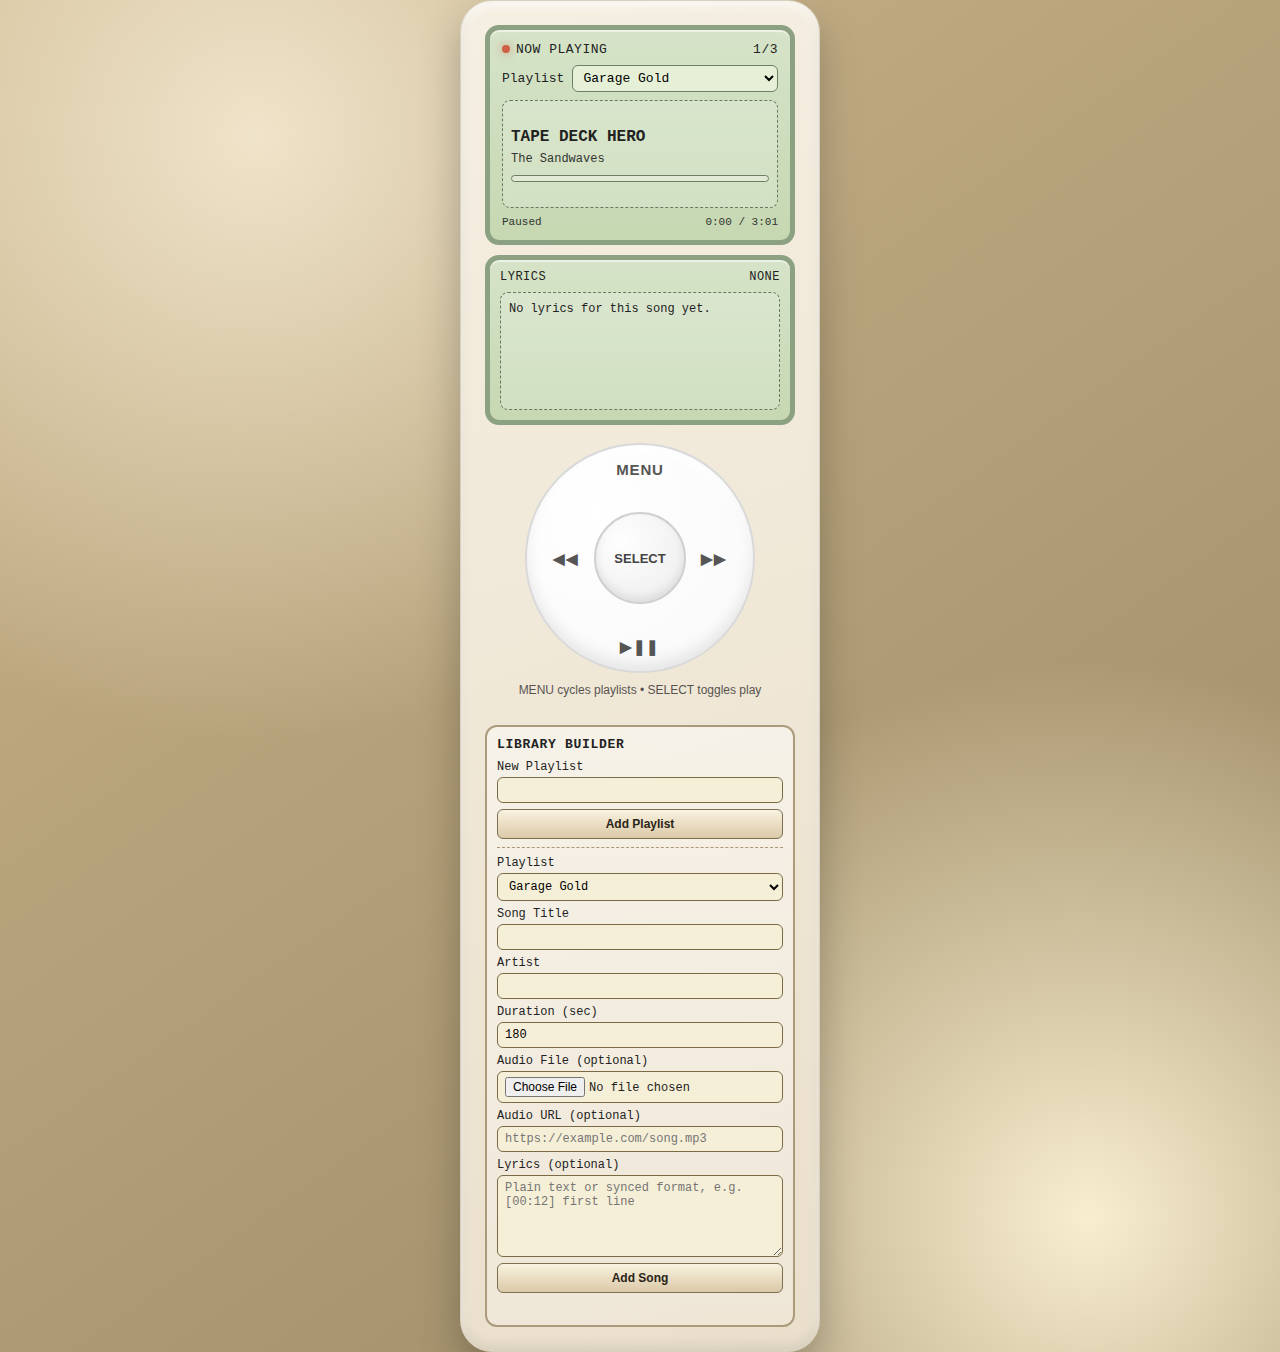
<file: index.html>
<!doctype html>
<html lang="en">
<head>
  <meta charset="UTF-8" />
  <meta name="viewport" content="width=device-width, initial-scale=1.0" />
  <title>Retro iPod Playlist</title>
  <link rel="stylesheet" href="styles.css" />
</head>
<body>
  <main class="ipod" aria-label="Retro iPod mockup">
    <section class="screen" aria-live="polite">
      <div class="top-row">
        <span><span class="status-dot"></span>Now Playing</span>
        <span id="track-num">1/1</span>
      </div>

      <div class="playlist-row">
        <label for="playlist">Playlist</label>
        <select id="playlist"></select>
      </div>

      <article class="track">
        <h2 id="title">-</h2>
        <p id="artist">-</p>
        <div class="meter"><div id="progress"></div></div>
      </article>

      <div class="footer">
        <span id="state">Paused</span>
        <span id="time">0:00</span>
      </div>
    </section>

    <section class="lyrics-screen" aria-live="polite" aria-label="Lyrics screen">
      <div class="lyrics-top-row">
        <span>Lyrics</span>
        <span id="lyrics-mode">No Track</span>
      </div>
      <div id="lyrics-panel" class="lyrics-panel">Pick a song to view lyrics.</div>
    </section>

    <div class="wheel-wrap">
      <div class="wheel" role="group" aria-label="iPod controls">
        <button class="wheel-btn menu" id="btn-menu" aria-label="Change playlist">MENU</button>
        <button class="wheel-btn prev" id="btn-prev" aria-label="Previous track">◀◀</button>
        <button class="wheel-btn next" id="btn-next" aria-label="Next track">▶▶</button>
        <button class="wheel-btn play" id="btn-play" aria-label="Play or pause">▶❚❚</button>
        <button class="center-btn" id="btn-center" aria-label="Toggle play">SELECT</button>
      </div>
      <p class="hint">MENU cycles playlists • SELECT toggles play</p>
    </div>

    <section class="library" aria-label="Library builder">
      <h3>Library Builder</h3>

      <form id="add-playlist-form" class="builder-form">
        <div class="field-row">
          <label for="new-playlist-name">New Playlist</label>
          <input id="new-playlist-name" name="new-playlist-name" type="text" maxlength="30" required />
        </div>
        <button type="submit">Add Playlist</button>
      </form>

      <form id="add-song-form" class="builder-form">
        <div class="field-row">
          <label for="song-playlist">Playlist</label>
          <select id="song-playlist" name="song-playlist"></select>
        </div>
        <div class="field-row">
          <label for="song-title">Song Title</label>
          <input id="song-title" name="song-title" type="text" maxlength="40" required />
        </div>
        <div class="field-row">
          <label for="song-artist">Artist</label>
          <input id="song-artist" name="song-artist" type="text" maxlength="40" required />
        </div>
        <div class="field-row">
          <label for="song-duration">Duration (sec)</label>
          <input id="song-duration" name="song-duration" type="number" min="10" max="900" value="180" required />
        </div>
        <div class="field-row">
          <label for="song-file">Audio File (optional)</label>
          <input id="song-file" name="song-file" type="file" accept="audio/*" />
        </div>
        <div class="field-row">
          <label for="song-url">Audio URL (optional)</label>
          <input id="song-url" name="song-url" type="url" placeholder="https://example.com/song.mp3" />
        </div>
        <div class="field-row">
          <label for="song-lyrics">Lyrics (optional)</label>
          <textarea
            id="song-lyrics"
            name="song-lyrics"
            rows="5"
            placeholder="Plain text or synced format, e.g. [00:12] first line"
          ></textarea>
        </div>
        <button type="submit">Add Song</button>
      </form>

      <p id="library-status" class="library-status" aria-live="polite"></p>
    </section>

    <div id="youtube-player-host" aria-hidden="true">
      <div id="youtube-player"></div>
    </div>
  </main>

  <script src="app.js"></script>
</body>
</html>
</file>
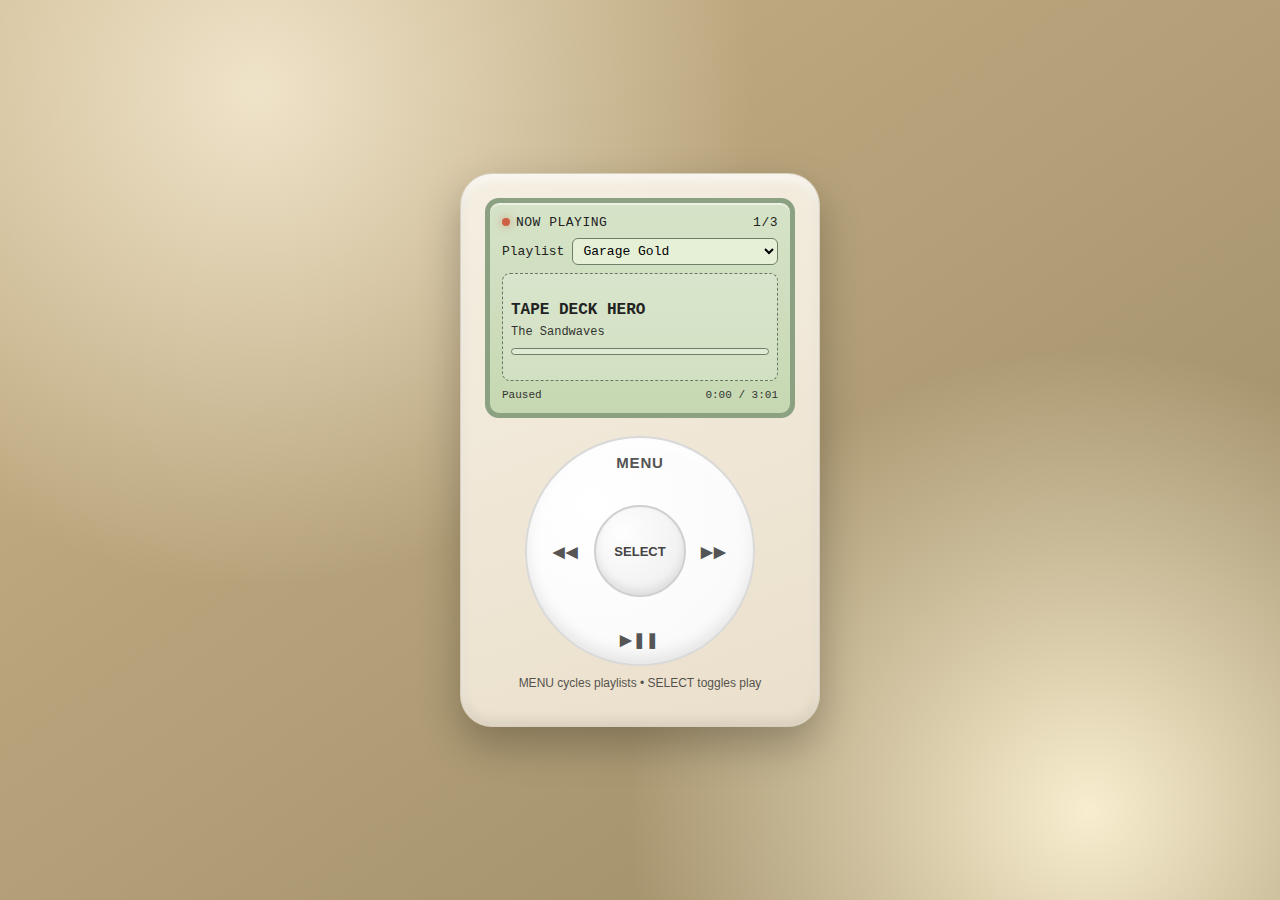
<file: index.before_split.html>
<!doctype html>
<html lang="en">
<head>
  <meta charset="UTF-8" />
  <meta name="viewport" content="width=device-width, initial-scale=1.0" />
  <title>Retro iPod Playlist</title>
  <style>
    :root {
      --shell: #f5efe2;
      --shell-shadow: #d8d0be;
      --screen-border: #8ca082;
      --screen-bg: #c6d8b2;
      --ink: #222;
      --accent: #cf5f44;
      --wheel: #f8f8f8;
      --wheel-edge: #d9d9d9;
      --button: #ececec;
      --button-active: #d9d9d9;
    }

    * { box-sizing: border-box; }

    body {
      margin: 0;
      min-height: 100vh;
      display: grid;
      place-items: center;
      background:
        radial-gradient(circle at 20% 10%, #efe3c9 0%, transparent 38%),
        radial-gradient(circle at 85% 90%, #f8eecf 0%, transparent 34%),
        linear-gradient(145deg, #cab489, #9b8a66);
      font-family: "Trebuchet MS", "Verdana", sans-serif;
      color: var(--ink);
    }

    .ipod {
      width: min(360px, 92vw);
      border-radius: 32px;
      background: linear-gradient(160deg, var(--shell), #eadfcb);
      box-shadow:
        0 18px 40px rgba(0, 0, 0, 0.25),
        inset 0 -6px 12px rgba(0, 0, 0, 0.08),
        inset 0 6px 10px rgba(255, 255, 255, 0.6);
      padding: 24px;
      border: 1px solid var(--shell-shadow);
    }

    .screen {
      border: 5px solid var(--screen-border);
      border-radius: 14px;
      background: linear-gradient(180deg, #d6e3c8, var(--screen-bg));
      min-height: 215px;
      box-shadow: inset 0 2px 0 rgba(255,255,255,0.5);
      padding: 12px;
      display: grid;
      grid-template-rows: auto auto 1fr auto;
      gap: 8px;
      font-family: "Courier New", monospace;
    }

    .top-row {
      display: flex;
      justify-content: space-between;
      align-items: center;
      font-size: 13px;
      text-transform: uppercase;
      letter-spacing: .5px;
    }

    .status-dot {
      width: 8px;
      height: 8px;
      background: var(--accent);
      border-radius: 50%;
      display: inline-block;
      margin-right: 6px;
      box-shadow: 0 0 8px rgba(207,95,68,.6);
    }

    .playlist-row {
      display: flex;
      align-items: center;
      gap: 8px;
      font-size: 13px;
    }

    select {
      flex: 1;
      border: 1px solid #6d7f64;
      background: #e6f0d7;
      border-radius: 6px;
      font: inherit;
      padding: 4px 6px;
    }

    .track {
      border: 1px dashed #6a7863;
      border-radius: 8px;
      padding: 8px;
      background: rgba(255,255,255,.18);
      display: grid;
      align-content: center;
      gap: 5px;
      min-height: 108px;
    }

    .track h2 {
      margin: 0;
      font-size: 16px;
      line-height: 1.25;
      text-transform: uppercase;
    }

    .track p {
      margin: 0;
      font-size: 12px;
      opacity: .9;
    }

    .meter {
      margin-top: 4px;
      height: 7px;
      border: 1px solid #6d7f64;
      border-radius: 999px;
      overflow: hidden;
      background: rgba(255,255,255,.3);
    }

    .meter > div {
      height: 100%;
      width: 0;
      background: repeating-linear-gradient(
        90deg,
        #1f3f16,
        #1f3f16 5px,
        #315f24 5px,
        #315f24 9px
      );
      transition: width 180ms linear;
    }

    .footer {
      display: flex;
      justify-content: space-between;
      font-size: 11px;
      opacity: .9;
    }

    .wheel-wrap {
      margin-top: 18px;
      display: grid;
      place-items: center;
    }

    .wheel {
      width: 230px;
      aspect-ratio: 1;
      border-radius: 50%;
      background: radial-gradient(circle at 30% 30%, #ffffff, var(--wheel));
      border: 2px solid var(--wheel-edge);
      box-shadow:
        inset 0 -8px 14px rgba(0,0,0,.08),
        inset 0 8px 10px rgba(255,255,255,.8);
      position: relative;
    }

    .wheel-btn {
      position: absolute;
      background: transparent;
      border: 0;
      font: 700 15px/1 "Trebuchet MS", sans-serif;
      color: #555;
      letter-spacing: .8px;
      cursor: pointer;
    }

    .wheel-btn:active { color: #222; }

    .menu { top: 16px; left: 50%; transform: translateX(-50%); }
    .prev { left: 20px; top: 50%; transform: translateY(-50%); }
    .next { right: 20px; top: 50%; transform: translateY(-50%); }
    .play { bottom: 16px; left: 50%; transform: translateX(-50%); }

    .center-btn {
      position: absolute;
      width: 92px;
      aspect-ratio: 1;
      border-radius: 50%;
      left: 50%;
      top: 50%;
      transform: translate(-50%, -50%);
      border: 2px solid #d0d0d0;
      background: radial-gradient(circle at 30% 30%, #fefefe, var(--button));
      box-shadow: inset 0 -5px 8px rgba(0,0,0,.08);
      cursor: pointer;
      font: 700 13px/1 "Trebuchet MS", sans-serif;
      color: #444;
    }

    .center-btn:active {
      background: var(--button-active);
      box-shadow: inset 0 2px 6px rgba(0,0,0,.2);
    }

    .hint {
      text-align: center;
      margin-top: 10px;
      font-size: 12px;
      opacity: .75;
    }

    @media (max-width: 420px) {
      .ipod { padding: 18px; border-radius: 26px; }
      .wheel { width: 200px; }
      .screen { min-height: 196px; }
    }
  </style>
</head>
<body>
  <main class="ipod" aria-label="Retro iPod mockup">
    <section class="screen" aria-live="polite">
      <div class="top-row">
        <span><span class="status-dot"></span>Now Playing</span>
        <span id="track-num">1/1</span>
      </div>

      <div class="playlist-row">
        <label for="playlist">Playlist</label>
        <select id="playlist"></select>
      </div>

      <article class="track">
        <h2 id="title">-</h2>
        <p id="artist">-</p>
        <div class="meter"><div id="progress"></div></div>
      </article>

      <div class="footer">
        <span id="state">Paused</span>
        <span id="time">0:00</span>
      </div>
    </section>

    <div class="wheel-wrap">
      <div class="wheel" role="group" aria-label="iPod controls">
        <button class="wheel-btn menu" id="btn-menu" aria-label="Change playlist">MENU</button>
        <button class="wheel-btn prev" id="btn-prev" aria-label="Previous track">◀◀</button>
        <button class="wheel-btn next" id="btn-next" aria-label="Next track">▶▶</button>
        <button class="wheel-btn play" id="btn-play" aria-label="Play or pause">▶❚❚</button>
        <button class="center-btn" id="btn-center" aria-label="Toggle play">SELECT</button>
      </div>
      <p class="hint">MENU cycles playlists • SELECT toggles play</p>
    </div>
  </main>

  <script>
    const playlists = {
      "Garage Gold": [
        { title: "Tape Deck Hero", artist: "The Sandwaves", duration: 181 },
        { title: "Neon Arcade", artist: "Cassette Bloom", duration: 204 },
        { title: "Skatepark Sunset", artist: "Glass Signals", duration: 193 }
      ],
      "Pixel Nights": [
        { title: "8-Bit Boulevard", artist: "Data Hearts", duration: 166 },
        { title: "Save Point", artist: "Coin Loop", duration: 176 },
        { title: "CRT Dreams", artist: "Moon Sprite", duration: 212 }
      ],
      "Roadtrip Mix": [
        { title: "Exit 95", artist: "Open Highway", duration: 228 },
        { title: "Diner Coffee", artist: "June & The Miles", duration: 189 },
        { title: "Midnight Polaroid", artist: "Motel Stereo", duration: 201 }
      ]
    };

    const ui = {
      playlist: document.getElementById("playlist"),
      title: document.getElementById("title"),
      artist: document.getElementById("artist"),
      trackNum: document.getElementById("track-num"),
      state: document.getElementById("state"),
      time: document.getElementById("time"),
      progress: document.getElementById("progress"),
      btnMenu: document.getElementById("btn-menu"),
      btnPrev: document.getElementById("btn-prev"),
      btnNext: document.getElementById("btn-next"),
      btnPlay: document.getElementById("btn-play"),
      btnCenter: document.getElementById("btn-center")
    };

    let playlistNames = Object.keys(playlists);
    let activePlaylist = playlistNames[0];
    let activeTrack = 0;
    let elapsed = 0;
    let playing = false;

    const formatTime = (secs) => {
      const min = Math.floor(secs / 60);
      const sec = secs % 60;
      return `${min}:${String(sec).padStart(2, "0")}`;
    };

    function currentTrack() {
      return playlists[activePlaylist][activeTrack];
    }

    function renderPlaylistOptions() {
      ui.playlist.innerHTML = "";
      playlistNames.forEach((name) => {
        const option = document.createElement("option");
        option.value = name;
        option.textContent = name;
        ui.playlist.appendChild(option);
      });
      ui.playlist.value = activePlaylist;
    }

    function render() {
      const track = currentTrack();
      ui.title.textContent = track.title;
      ui.artist.textContent = track.artist;
      ui.trackNum.textContent = `${activeTrack + 1}/${playlists[activePlaylist].length}`;
      ui.state.textContent = playing ? "Playing" : "Paused";
      ui.time.textContent = `${formatTime(elapsed)} / ${formatTime(track.duration)}`;
      ui.progress.style.width = `${(elapsed / track.duration) * 100}%`;
    }

    function setPlaylist(name) {
      activePlaylist = name;
      activeTrack = 0;
      elapsed = 0;
      renderPlaylistOptions();
      render();
    }

    function togglePlay() {
      playing = !playing;
      render();
    }

    function nextTrack() {
      activeTrack = (activeTrack + 1) % playlists[activePlaylist].length;
      elapsed = 0;
      render();
    }

    function prevTrack() {
      activeTrack = (activeTrack - 1 + playlists[activePlaylist].length) % playlists[activePlaylist].length;
      elapsed = 0;
      render();
    }

    ui.playlist.addEventListener("change", (e) => {
      setPlaylist(e.target.value);
    });

    ui.btnMenu.addEventListener("click", () => {
      const idx = playlistNames.indexOf(activePlaylist);
      const nextIdx = (idx + 1) % playlistNames.length;
      setPlaylist(playlistNames[nextIdx]);
    });

    ui.btnNext.addEventListener("click", nextTrack);
    ui.btnPrev.addEventListener("click", prevTrack);
    ui.btnPlay.addEventListener("click", togglePlay);
    ui.btnCenter.addEventListener("click", togglePlay);

    setInterval(() => {
      if (!playing) return;
      elapsed += 1;
      if (elapsed >= currentTrack().duration) {
        nextTrack();
      }
      render();
    }, 1000);

    renderPlaylistOptions();
    render();
  </script>
</body>
</html>
</file>
<file: styles.css>
:root {
  --shell: #f5efe2;
  --shell-shadow: #d8d0be;
  --screen-border: #8ca082;
  --screen-bg: #c6d8b2;
  --ink: #222;
  --accent: #cf5f44;
  --wheel: #f8f8f8;
  --wheel-edge: #d9d9d9;
  --button: #ececec;
  --button-active: #d9d9d9;
}

* { box-sizing: border-box; }

body {
  margin: 0;
  min-height: 100vh;
  display: grid;
  place-items: center;
  background:
    radial-gradient(circle at 20% 10%, #efe3c9 0%, transparent 38%),
    radial-gradient(circle at 85% 90%, #f8eecf 0%, transparent 34%),
    linear-gradient(145deg, #cab489, #9b8a66);
  font-family: "Trebuchet MS", "Verdana", sans-serif;
  color: var(--ink);
}

.ipod {
  width: min(360px, 92vw);
  border-radius: 32px;
  background: linear-gradient(160deg, var(--shell), #eadfcb);
  box-shadow:
    0 18px 40px rgba(0, 0, 0, 0.25),
    inset 0 -6px 12px rgba(0, 0, 0, 0.08),
    inset 0 6px 10px rgba(255, 255, 255, 0.6);
  padding: 24px;
  border: 1px solid var(--shell-shadow);
}

.screen {
  border: 5px solid var(--screen-border);
  border-radius: 14px;
  background: linear-gradient(180deg, #d6e3c8, var(--screen-bg));
  min-height: 215px;
  box-shadow: inset 0 2px 0 rgba(255,255,255,0.5);
  padding: 12px;
  display: grid;
  grid-template-rows: auto auto 1fr auto;
  gap: 8px;
  font-family: "Courier New", monospace;
}

.lyrics-screen {
  margin-top: 10px;
  border: 5px solid var(--screen-border);
  border-radius: 14px;
  background: linear-gradient(180deg, #d6e3c8, var(--screen-bg));
  min-height: 170px;
  box-shadow: inset 0 2px 0 rgba(255,255,255,0.5);
  padding: 10px;
  display: grid;
  grid-template-rows: auto 1fr;
  gap: 8px;
  font-family: "Courier New", monospace;
}

.lyrics-top-row {
  display: flex;
  justify-content: space-between;
  align-items: center;
  font-size: 12px;
  text-transform: uppercase;
  letter-spacing: .5px;
}

.lyrics-panel {
  border: 1px dashed #6a7863;
  border-radius: 8px;
  background: rgba(255,255,255,.18);
  padding: 8px;
  overflow: auto;
  font-size: 12px;
  line-height: 1.35;
  white-space: pre-wrap;
}

.lyrics-line {
  opacity: .65;
}

.lyrics-line.active {
  opacity: 1;
  font-weight: 700;
}

.top-row {
  display: flex;
  justify-content: space-between;
  align-items: center;
  font-size: 13px;
  text-transform: uppercase;
  letter-spacing: .5px;
}

.status-dot {
  width: 8px;
  height: 8px;
  background: var(--accent);
  border-radius: 50%;
  display: inline-block;
  margin-right: 6px;
  box-shadow: 0 0 8px rgba(207,95,68,.6);
}

.playlist-row {
  display: flex;
  align-items: center;
  gap: 8px;
  font-size: 13px;
}

select {
  flex: 1;
  border: 1px solid #6d7f64;
  background: #e6f0d7;
  border-radius: 6px;
  font: inherit;
  padding: 4px 6px;
}

.track {
  border: 1px dashed #6a7863;
  border-radius: 8px;
  padding: 8px;
  background: rgba(255,255,255,.18);
  display: grid;
  align-content: center;
  gap: 5px;
  min-height: 108px;
}

.track h2 {
  margin: 0;
  font-size: 16px;
  line-height: 1.25;
  text-transform: uppercase;
}

.track p {
  margin: 0;
  font-size: 12px;
  opacity: .9;
}

.meter {
  margin-top: 4px;
  height: 7px;
  border: 1px solid #6d7f64;
  border-radius: 999px;
  overflow: hidden;
  background: rgba(255,255,255,.3);
}

.meter > div {
  height: 100%;
  width: 0;
  background: repeating-linear-gradient(
    90deg,
    #1f3f16,
    #1f3f16 5px,
    #315f24 5px,
    #315f24 9px
  );
  transition: width 180ms linear;
}

.footer {
  display: flex;
  justify-content: space-between;
  font-size: 11px;
  opacity: .9;
}

.wheel-wrap {
  margin-top: 18px;
  display: grid;
  place-items: center;
}

.wheel {
  width: 230px;
  aspect-ratio: 1;
  border-radius: 50%;
  background: radial-gradient(circle at 30% 30%, #ffffff, var(--wheel));
  border: 2px solid var(--wheel-edge);
  box-shadow:
    inset 0 -8px 14px rgba(0,0,0,.08),
    inset 0 8px 10px rgba(255,255,255,.8);
  position: relative;
}

.wheel-btn {
  position: absolute;
  background: transparent;
  border: 0;
  font: 700 15px/1 "Trebuchet MS", sans-serif;
  color: #555;
  letter-spacing: .8px;
  cursor: pointer;
}

.wheel-btn:active { color: #222; }

.menu { top: 16px; left: 50%; transform: translateX(-50%); }
.prev { left: 20px; top: 50%; transform: translateY(-50%); }
.next { right: 20px; top: 50%; transform: translateY(-50%); }
.play { bottom: 16px; left: 50%; transform: translateX(-50%); }

.center-btn {
  position: absolute;
  width: 92px;
  aspect-ratio: 1;
  border-radius: 50%;
  left: 50%;
  top: 50%;
  transform: translate(-50%, -50%);
  border: 2px solid #d0d0d0;
  background: radial-gradient(circle at 30% 30%, #fefefe, var(--button));
  box-shadow: inset 0 -5px 8px rgba(0,0,0,.08);
  cursor: pointer;
  font: 700 13px/1 "Trebuchet MS", sans-serif;
  color: #444;
}

.center-btn:active {
  background: var(--button-active);
  box-shadow: inset 0 2px 6px rgba(0,0,0,.2);
}

.hint {
  text-align: center;
  margin-top: 10px;
  font-size: 12px;
  opacity: .75;
}

.library {
  margin-top: 16px;
  border: 2px solid #ab9b7b;
  border-radius: 12px;
  background: linear-gradient(180deg, rgba(255,255,255,.45), rgba(255,255,255,.2));
  padding: 10px;
  font-family: "Courier New", monospace;
}

.library h3 {
  margin: 0 0 8px;
  font-size: 13px;
  text-transform: uppercase;
  letter-spacing: .7px;
}

.builder-form {
  border-top: 1px dashed #a99873;
  padding-top: 8px;
  margin-top: 8px;
  display: grid;
  gap: 6px;
}

.builder-form:first-of-type {
  border-top: 0;
  margin-top: 0;
  padding-top: 0;
}

.field-row {
  display: grid;
  grid-template-columns: 1fr;
  gap: 3px;
  font-size: 12px;
}

.field-row input,
.field-row select {
  width: 100%;
  border: 1px solid #7a6a46;
  background: #f6efd7;
  border-radius: 6px;
  font: inherit;
  padding: 5px 7px;
}

.field-row textarea {
  width: 100%;
  border: 1px solid #7a6a46;
  background: #f6efd7;
  border-radius: 6px;
  font: inherit;
  padding: 5px 7px;
  resize: vertical;
}

.builder-form button {
  border: 1px solid #7d7050;
  border-radius: 6px;
  background: linear-gradient(180deg, #f9f2df, #dbc9a8);
  color: #2b2518;
  font: 700 12px/1 "Trebuchet MS", sans-serif;
  padding: 8px 9px;
  cursor: pointer;
}

.builder-form button:active {
  transform: translateY(1px);
}

.library-status {
  min-height: 14px;
  margin: 8px 0 0;
  font-size: 11px;
}

#youtube-player-host {
  width: 0;
  height: 0;
  overflow: hidden;
  position: absolute;
}

@media (max-width: 420px) {
  .ipod { padding: 18px; border-radius: 26px; }
  .wheel { width: 200px; }
  .screen { min-height: 196px; }
  .lyrics-screen { min-height: 160px; }
}
</file>
